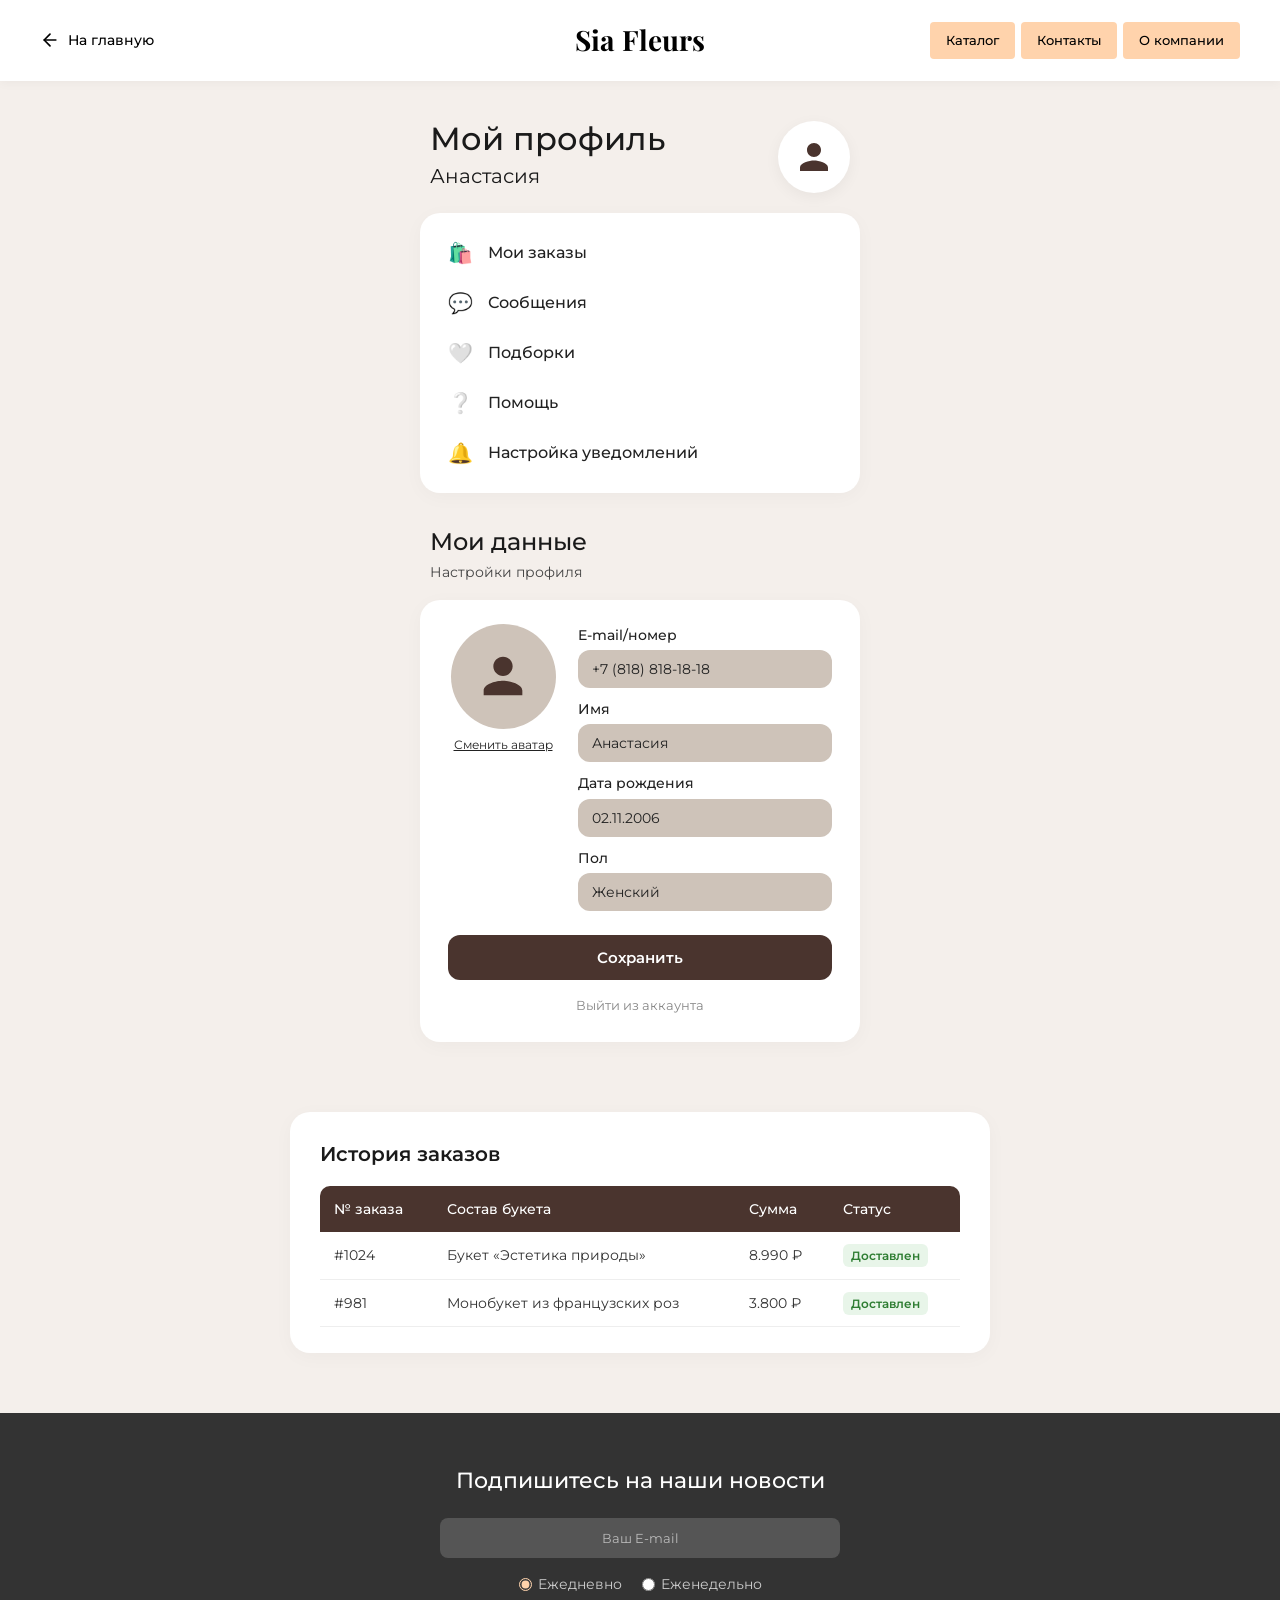
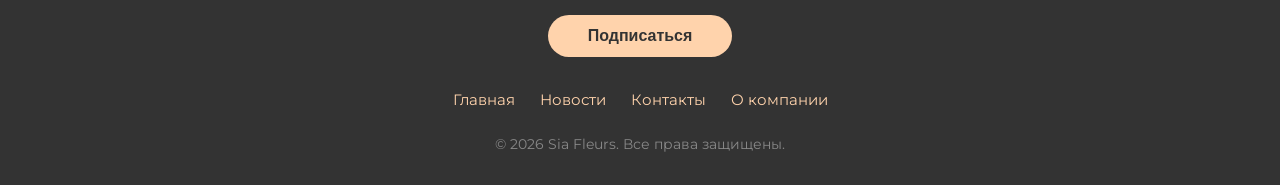
<file: account.html>
<!DOCTYPE html>
<html lang="ru">
<head>
    <meta charset="UTF-8">
    <meta name="viewport" content="width=device-width, initial-scale=1.0">
    <title>Мой профиль — Sia Fleurs</title>
    <link rel="preconnect" href="https://fonts.googleapis.com">
    <link rel="preconnect" href="https://fonts.gstatic.com" crossorigin>
    <link href="https://fonts.googleapis.com/css2?family=Montserrat:wght@400;500;600&family=Playfair+Display:wght@700&display=swap" rel="stylesheet">
    <style>
        * {
            margin: 0;
            padding: 0;
            box-sizing: border-box;
        }

        body {
            font-family: 'Montserrat', sans-serif;
            background-color: #F4EFEB;
            color: #000000;
            min-height: 100vh;
            display: flex;
            flex-direction: column;
            line-height: 1.6;
        }

        /* --- ХЕДЕР --- */
        header {
            display: grid;
            grid-template-columns: 1fr auto 1fr;
            align-items: center;
            padding: 18px 40px;
            background-color: #ffffff;
            box-shadow: 0 2px 10px rgba(0,0,0,0.04);
        }

        .back-btn {
            display: inline-flex;
            align-items: center;
            gap: 8px;
            text-decoration: none;
            color: #000;
            font-weight: 500;
            font-size: 14px;
            justify-self: start;
            transition: color 0.2s;
        }

        .back-btn:hover {
            color: #e09b5c;
        }

        .logo {
            font-family: 'Playfair Display', serif;
            font-size: 28px;
            font-weight: bold;
            justify-self: center;
            text-align: center;
        }

        .top-menu {
            justify-self: end;
        }

        .top-menu ul {
            list-style: none;
            display: flex;
            gap: 6px;
        }

        .top-menu a {
            display: block;
            padding: 8px 16px;
            text-decoration: none;
            color: #000;
            background-color: #FFD3AC;
            font-weight: 500;
            font-size: 13px;
            border-radius: 4px;
            transition: background-color 0.2s;
        }

        .top-menu a:hover {
            background-color: #f5bc87;
        }

        /* --- ОСНОВНАЯ ЧАСТЬ (ПО МАКЕТУ FIGMA) --- */
        main {
            flex: 1;
            padding: 40px 20px 60px;
            display: flex;
            flex-direction: column;
            align-items: center;
        }

        .profile-wrapper {
            width: 100%;
            max-width: 440px;
        }

        /* Верхняя плашка профиля */
        .profile-top-bar {
            display: flex;
            justify-content: space-between;
            align-items: center;
            margin-bottom: 20px;
            padding: 0 10px;
        }

        .profile-title-text h1 {
            font-size: 32px;
            font-weight: 500;
            line-height: 1.1;
            color: #1a1a1a;
        }

        .profile-title-text p {
            font-size: 20px;
            color: #1a1a1a;
            margin-top: 4px;
        }

        .top-user-avatar {
            width: 72px;
            height: 72px;
            background-color: #ffffff;
            border-radius: 50%;
            display: flex;
            align-items: center;
            justify-content: center;
            box-shadow: 0 4px 15px rgba(0,0,0,0.05);
        }

        .top-user-avatar svg {
            width: 42px;
            height: 42px;
            fill: #4A342E;
        }

        /* Белая карточка с меню */
        .card-box {
            background-color: #ffffff;
            border-radius: 20px;
            padding: 24px 28px;
            box-shadow: 0 4px 20px rgba(0,0,0,0.03);
            margin-bottom: 30px;
        }

        .menu-list {
            list-style: none;
        }

        .menu-list li {
            margin-bottom: 18px;
        }

        .menu-list li:last-child {
            margin-bottom: 0;
        }

        .menu-list a {
            display: flex;
            align-items: center;
            gap: 16px;
            text-decoration: none;
            color: #222222;
            font-size: 16px;
            font-weight: 500;
            transition: color 0.2s;
        }

        .menu-list a:hover {
            color: #4A342E;
        }

        .menu-icon {
            font-size: 20px;
            width: 24px;
            text-align: center;
        }

        /* Заголовок "Мои данные" */
        .section-header {
            margin-bottom: 16px;
            padding: 0 10px;
        }

        .section-header h2 {
            font-size: 24px;
            font-weight: 500;
            color: #1a1a1a;
        }

        .section-header p {
            font-size: 14px;
            color: #444;
        }

        /* Вторая карточка с настройками */
        .profile-form-grid {
            display: grid;
            grid-template-columns: 110px 1fr;
            gap: 20px;
            align-items: start;
        }

        .avatar-column {
            display: flex;
            flex-direction: column;
            align-items: center;
            text-align: center;
        }

        .big-avatar-circle {
            width: 105px;
            height: 105px;
            background-color: #CEC3B9;
            border-radius: 50%;
            display: flex;
            align-items: center;
            justify-content: center;
            margin-bottom: 8px;
        }

        .big-avatar-circle svg {
            width: 58px;
            height: 58px;
            fill: #4A342E;
        }

        .change-avatar-btn {
            background: none;
            border: none;
            font-family: inherit;
            font-size: 12px;
            color: #222;
            cursor: pointer;
            text-decoration: underline;
        }

        .inputs-column {
            display: flex;
            flex-direction: column;
            gap: 10px;
        }

        .input-group label {
            display: block;
            font-size: 14px;
            color: #222;
            margin-bottom: 4px;
            font-weight: 500;
        }

        .input-group input {
            width: 100%;
            background-color: #CEC3B9;
            border: none;
            border-radius: 12px;
            padding: 10px 14px;
            font-family: inherit;
            font-size: 14px;
            color: #222;
            outline: none;
        }

        .btn-save-profile {
            width: 100%;
            background-color: #4A342E;
            color: #ffffff;
            border: none;
            border-radius: 12px;
            padding: 13px;
            font-family: inherit;
            font-size: 15px;
            font-weight: 600;
            cursor: pointer;
            margin-top: 24px;
            transition: background-color 0.2s;
        }

        .btn-save-profile:hover {
            background-color: #382621;
        }

        .logout-link-box {
            text-align: center;
            margin-top: 12px;
        }

        .logout-link-box a {
            color: #888;
            font-size: 13px;
            text-decoration: none;
            transition: color 0.2s;
        }

        .logout-link-box a:hover {
            color: #4A342E;
            text-decoration: underline;
        }

        /* --- ТАБЛИЦА ИСТОРИИ ЗАКАЗОВ (АККУРАТНАЯ) --- */
        .orders-section {
            width: 100%;
            max-width: 700px;
            margin-top: 40px;
            background-color: #ffffff;
            border-radius: 20px;
            padding: 26px 30px;
            box-shadow: 0 4px 20px rgba(0,0,0,0.03);
        }

        .orders-section h3 {
            font-size: 20px;
            margin-bottom: 16px;
            color: #1a1a1a;
            font-weight: 600;
        }

        .table-responsive {
            overflow-x: auto;
        }

        .orders-table {
            width: 100%;
            border-collapse: collapse;
            font-size: 14px;
            text-align: left;
        }

        .orders-table th {
            background-color: #4A342E;
            color: #ffffff;
            padding: 12px 14px;
            font-weight: 500;
        }

        .orders-table th:first-child {
            border-top-left-radius: 10px;
        }

        .orders-table th:last-child {
            border-top-right-radius: 10px;
        }

        .orders-table td {
            padding: 12px 14px;
            border-bottom: 1px solid #eee;
            color: #333;
        }

        .status-badge {
            background-color: #e8f5e9;
            color: #2e7d32;
            padding: 4px 8px;
            border-radius: 6px;
            font-weight: 600;
            font-size: 12px;
        }

        /* --- ПОДВАЛ (ФИКСИРОВАННЫЙ СТИЛЬ) --- */
        .site-footer {
            background-color: #333333;
            color: #ffffff;
            padding: 50px 20px 30px;
            text-align: center;
            margin-top: auto;
            width: 100%;
        }

        .footer-subscribe h3 {
            font-size: 22px;
            margin-bottom: 20px;
            color: #ffffff;
            font-weight: 500;
        }

        .subscribe-form {
            max-width: 400px;
            margin: 0 auto;
        }

        .subscribe-form input[type="email"] {
            width: 100%;
            padding: 12px;
            border-radius: 8px;
            border: none;
            background-color: #555555;
            color: #ffffff;
            margin-bottom: 15px;
            text-align: center;
            outline: none;
            font-family: inherit;
        }

        .subscribe-form input[type="email"]::placeholder {
            color: #bbbbbb;
        }

        .footer-radio-group {
            display: flex;
            justify-content: center;
            gap: 20px;
            margin-bottom: 20px;
        }

        .footer-radio-option {
            display: flex;
            align-items: center;
            gap: 6px;
            cursor: pointer;
            font-size: 14px;
            color: #cccccc;
        }

        .footer-radio-option input {
            accent-color: #FFD3AC;
        }

        .btn-subscribe {
            background-color: #FFD3AC;
            color: #333333;
            border: none;
            padding: 12px 40px;
            border-radius: 25px;
            font-size: 16px;
            font-weight: bold;
            cursor: pointer;
            transition: 0.3s;
            margin-bottom: 30px;
        }

        .btn-subscribe:hover {
            background-color: #f5bc87;
        }

        .footer-menu ul {
            list-style: none;
            padding: 0;
            display: flex;
            justify-content: center;
            gap: 25px;
            margin-bottom: 20px;
            flex-wrap: wrap;
        }

        .footer-menu a {
            color: #FFD3AC;
            text-decoration: none;
            font-size: 15px;
            transition: color 0.3s;
        }

        .footer-menu a:hover {
            color: #ffffff;
        }

        .copyright {
            font-size: 14px;
            color: #888888;
        }

        @media (max-width: 600px) {
            header {
                grid-template-columns: 1fr;
                gap: 12px;
                padding: 15px;
            }
            .back-btn, .top-menu {
                justify-self: center;
            }
            .profile-form-grid {
                grid-template-columns: 1fr;
                justify-items: center;
            }
        }
    </style>
</head>
<body>

    <!-- Шапка сайта -->
    <header>
        <a href="index.html" class="back-btn">
            <svg width="20" height="20" viewBox="0 0 24 24" fill="none" stroke="currentColor" stroke-width="2" stroke-linecap="round" stroke-linejoin="round">
                <line x1="19" y1="12" x2="5" y2="12"></line>
                <polyline points="12 19 5 12 12 5"></polyline>
            </svg>
            <span>На главную</span>
        </a>

        <div class="logo">Sia Fleurs</div>

        <nav class="top-menu">
            <ul>
                <li><a href="product.html">Каталог</a></li>
                <li><a href="index.html#contact">Контакты</a></li>
                <li><a href="index.html#about">О компании</a></li>
            </ul>
        </nav>
    </header>

    <!-- Основной контент страницы профиля -->
    <main>
        <div class="profile-wrapper">
            
            <!-- Шапка профиля с именем и аватаркой -->
            <div class="profile-top-bar">
                <div class="profile-title-text">
                    <h1>Мой профиль</h1>
                    <p>Анастасия</p>
                </div>
                <div class="top-user-avatar">
                    <svg viewBox="0 0 24 24">
                        <path d="M12 12c2.21 0 4-1.79 4-4s-1.79-4-4-4-4 1.79-4 4 1.79 4 4 4zm0 2c-2.67 0-8 1.34-8 4v2h16v-2c0-2.66-5.33-4-8-4z"/>
                    </svg>
                </div>
            </div>

            <!-- Верхняя карточка со ссылками -->
            <div class="card-box">
                <ul class="menu-list">
                    <li><a href="#orders"><span class="menu-icon">🛍️</span> Мои заказы</a></li>
                    <li><a href="#messages"><span class="menu-icon">💬</span> Сообщения</a></li>
                    <li><a href="#favorites"><span class="menu-icon">🤍</span> Подборки</a></li>
                    <li><a href="#help"><span class="menu-icon">❔</span> Помощь</a></li>
                    <li><a href="#notifications"><span class="menu-icon">🔔</span> Настройка уведомлений</a></li>
                </ul>
            </div>

            <!-- Заголовок "Мои данные" -->
            <div class="section-header">
                <h2>Мои данные</h2>
                <p>Настройки профиля</p>
            </div>

            <!-- Нижняя карточка с полями редактирования -->
            <div class="card-box">
                <form action="#" method="POST">
                    <div class="profile-form-grid">
                        <div class="avatar-column">
                            <div class="big-avatar-circle">
                                <svg viewBox="0 0 24 24">
                                    <path d="M12 12c2.21 0 4-1.79 4-4s-1.79-4-4-4-4 1.79-4 4 1.79 4 4 4zm0 2c-2.67 0-8 1.34-8 4v2h16v-2c0-2.66-5.33-4-8-4z"/>
                                </svg>
                            </div>
                            <button type="button" class="change-avatar-btn">Сменить аватар</button>
                        </div>

                        <div class="inputs-column">
                            <div class="input-group">
                                <label for="acc-phone">E-mail/номер</label>
                                <input type="text" id="acc-phone" value="+7 (818) 818-18-18">
                            </div>

                            <div class="input-group">
                                <label for="acc-name">Имя</label>
                                <input type="text" id="acc-name" value="Анастасия">
                            </div>

                            <div class="input-group">
                                <label for="acc-birth">Дата рождения</label>
                                <input type="text" id="acc-birth" value="02.11.2006">
                            </div>

                            <div class="input-group">
                                <label for="acc-gender">Пол</label>
                                <input type="text" id="acc-gender" value="Женский">
                            </div>
                        </div>
                    </div>

                    <button type="submit" class="btn-save-profile">Сохранить</button>
                </form>

                <div class="logout-link-box">
                    <a href="index.html">Выйти из аккаунта</a>
                </div>
            </div>

        </div>

        <!-- Таблица истории заказов -->
        <section id="orders" class="orders-section">
            <h3>История заказов</h3>
            <div class="table-responsive">
                <table class="orders-table">
                    <thead>
                        <tr>
                            <th>№ заказа</th>
                            <th>Состав букета</th>
                            <th>Сумма</th>
                            <th>Статус</th>
                        </tr>
                    </thead>
                    <tbody>
                        <tr>
                            <td>#1024</td>
                            <td>Букет «Эстетика природы»</td>
                            <td>8.990 ₽</td>
                            <td><span class="status-badge">Доставлен</span></td>
                        </tr>
                        <tr>
                            <td>#981</td>
                            <td>Монобукет из французских роз</td>
                            <td>3.800 ₽</td>
                            <td><span class="status-badge">Доставлен</span></td>
                        </tr>
                    </tbody>
                </table>
            </div>
        </section>
    </main>

    <!-- Подвал (Footer) -->
    <footer class="site-footer">
        <div class="footer-subscribe">
            <h3>Подпишитесь на наши новости</h3>
            <form class="subscribe-form" action="#" method="POST">
                <input type="email" placeholder="Ваш E-mail" required>
                <div class="footer-radio-group">
                    <label class="footer-radio-option">
                        <input type="radio" name="sub_freq" value="daily" checked> Ежедневно
                    </label>
                    <label class="footer-radio-option">
                        <input type="radio" name="sub_freq" value="weekly"> Еженедельно
                    </label>
                </div>
                <button type="submit" class="btn-subscribe">Подписаться</button>
            </form>
        </div>

        <nav class="footer-menu">
            <ul>
                <li><a href="index.html">Главная</a></li>
                <li><a href="index.html#gallery">Новости</a></li>
                <li><a href="index.html#contact">Контакты</a></li>
                <li><a href="index.html#about">О компании</a></li>
            </ul>
        </nav>

        <p class="copyright">&copy; 2026 Sia Fleurs. Все права защищены.</p>
    </footer>

</body>
</html>
</file>
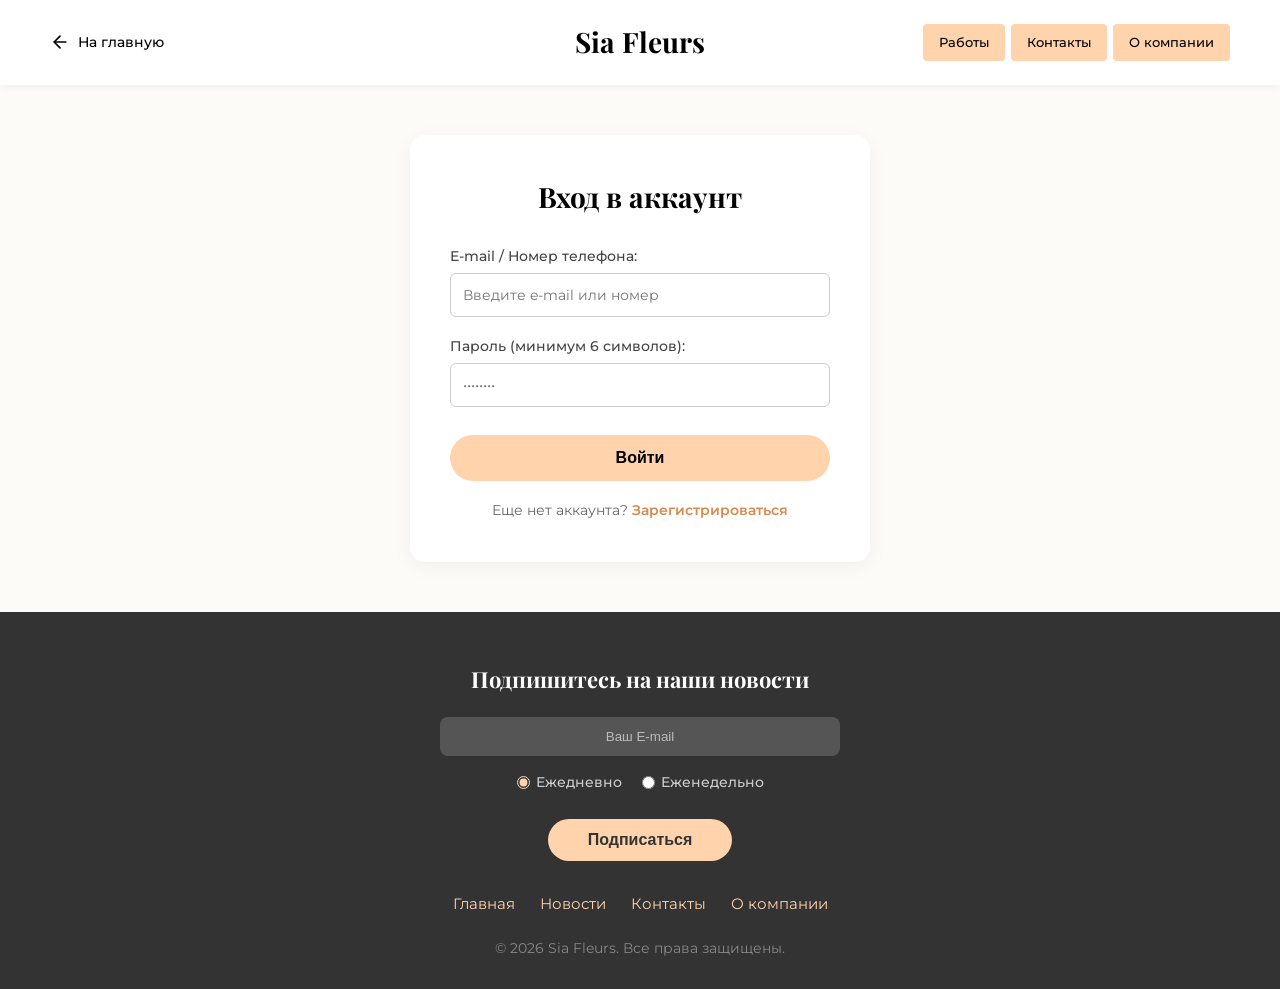
<file: authorization.html>
<!DOCTYPE html>
<html lang="ru">
<head>
    <meta charset="UTF-8">
    <meta name="viewport" content="width=device-width, initial-scale=1.0">
    <title>Вход в аккаунт — Sia Fleurs</title>
    <link rel="preconnect" href="https://fonts.googleapis.com">
    <link rel="preconnect" href="https://fonts.gstatic.com" crossorigin>
    <link href="https://fonts.googleapis.com/css2?family=Montserrat:wght@400;500;600&family=Playfair+Display:wght@700&display=swap" rel="stylesheet">
    <style>
        * {
            margin: 0;
            padding: 0;
            box-sizing: border-box;
        }

        body {
            font-family: 'Montserrat', sans-serif;
            background-color: #FDFBF7;
            color: #000000;
            min-height: 100vh;
            display: flex;
            flex-direction: column;
            line-height: 1.6;
        }

        h1, h2, h3 {
            font-family: 'Playfair Display', serif;
            font-weight: 700;
        }

        /* --- ХЕДЕР --- */
        header {
            display: grid;
            grid-template-columns: 1fr auto 1fr;
            align-items: center;
            padding: 20px 50px;
            background-color: #ffffff;
            box-shadow: 0 2px 10px rgba(0,0,0,0.05);
        }

        .back-btn {
            display: inline-flex;
            align-items: center;
            gap: 8px;
            text-decoration: none;
            color: #000000;
            font-weight: 500;
            font-size: 14px;
            justify-self: start;
            transition: color 0.2s;
        }

        .back-btn:hover {
            color: #e09b5c;
        }

        .back-btn svg {
            transition: transform 0.2s;
        }

        .back-btn:hover svg {
            transform: translateX(-3px);
        }

        .logo {
            font-family: 'Playfair Display', serif;
            font-size: 28px;
            font-weight: bold;
            justify-self: center;
            text-align: center;
        }

        .top-menu {
            justify-self: end;
        }

        .top-menu ul {
            list-style: none;
            padding: 0;
            margin: 0;
            display: flex;
            gap: 6px;
        }

        .top-menu a {
            display: block;
            padding: 8px 16px;
            text-decoration: none;
            color: #000;
            background-color: #FFD3AC;
            font-weight: 500;
            font-size: 13px;
            border-radius: 4px;
            transition: background-color 0.3s;
        }

        .top-menu a:hover {
            background-color: #f5bc87;
        }

        main {
            flex: 1;
            display: flex;
            justify-content: center;
            align-items: center;
            padding: 50px 20px;
        }

        .form-card {
            background: #ffffff;
            width: 100%;
            max-width: 460px;
            padding: 40px;
            border-radius: 15px;
            box-shadow: 0 4px 20px rgba(0,0,0,0.05);
            text-align: left;
        }

        .form-card h2 {
            font-size: 28px;
            text-align: center;
            margin-bottom: 25px;
        }

        label {
            display: block;
            margin-bottom: 6px;
            font-weight: 500;
            font-size: 14px;
            color: #444444;
        }

        input[type="text"],
        input[type="password"] {
            width: 100%;
            padding: 12px;
            margin-bottom: 18px;
            border: 1px solid #ccc;
            border-radius: 6px;
            font-family: 'Montserrat', sans-serif;
            font-size: 14px;
            outline: none;
            transition: border-color 0.2s;
        }

        input[type="text"]:focus,
        input[type="password"]:focus {
            border-color: #e09b5c;
        }

        .btn-main {
            display: block;
            width: 100%;
            background-color: #FFD3AC;
            color: #000;
            padding: 14px;
            text-decoration: none;
            border-radius: 30px;
            font-weight: bold;
            border: none;
            cursor: pointer;
            text-align: center;
            font-size: 16px;
            margin-top: 10px;
            transition: background-color 0.3s;
        }

        .btn-main:hover {
            background-color: #f5bc87;
        }

        .switch-link {
            text-align: center;
            margin-top: 18px;
            font-size: 14px;
            color: #666666;
        }

        .switch-link a {
            color: #d88a4e;
            text-decoration: none;
            font-weight: 600;
        }

        .switch-link a:hover {
            text-decoration: underline;
        }

        /* --- ПОДВАЛ --- */
        .site-footer {
            background-color: #333333;
            color: #fff;
            padding: 50px 20px 30px;
            text-align: center;
            margin-top: auto;
        }

        .footer-subscribe h3 {
            font-size: 22px;
            margin-bottom: 20px;
            color: #fff;
        }

        .subscribe-form {
            max-width: 400px;
            margin: 0 auto;
        }

        .subscribe-form input[type="email"] {
            width: 100%;
            padding: 12px;
            border-radius: 8px;
            border: none;
            background-color: #555;
            color: #fff;
            margin-bottom: 15px;
            text-align: center;
            outline: none;
        }

        .subscribe-form input[type="email"]::placeholder {
            color: #bbb;
        }

        .footer-radio-group {
            display: flex;
            justify-content: center;
            gap: 20px;
            margin-bottom: 20px;
        }

        .footer-radio-option {
            display: flex;
            align-items: center;
            gap: 6px;
            cursor: pointer;
            font-size: 14px;
            color: #ccc;
        }

        .footer-radio-option input {
            accent-color: #FFD3AC;
        }

        .btn-subscribe {
            background-color: #FFD3AC;
            color: #333;
            border: none;
            padding: 12px 40px;
            border-radius: 25px;
            font-size: 16px;
            font-weight: bold;
            cursor: pointer;
            transition: 0.3s;
            margin-bottom: 30px;
        }

        .btn-subscribe:hover {
            background-color: #f5bc87;
        }

        .footer-menu ul {
            list-style: none;
            padding: 0;
            display: flex;
            justify-content: center;
            gap: 25px;
            margin-bottom: 20px;
        }

        .footer-menu a {
            color: #FFD3AC;
            text-decoration: none;
            font-size: 15px;
            transition: color 0.3s;
        }

        .footer-menu a:hover {
            color: #ffffff;
        }

        .copyright {
            font-size: 14px;
            color: #888;
        }

        @media (max-width: 768px) {
            header {
                grid-template-columns: 1fr;
                gap: 15px;
                text-align: center;
                padding: 15px 20px;
            }
            .back-btn, .top-menu {
                justify-self: center;
            }
        }
    </style>
</head>
<body>

    <header>
        <a href="index.html" class="back-btn">
            <svg width="20" height="20" viewBox="0 0 24 24" fill="none" stroke="currentColor" stroke-width="2" stroke-linecap="round" stroke-linejoin="round">
                <line x1="19" y1="12" x2="5" y2="12"></line>
                <polyline points="12 19 5 12 12 5"></polyline>
            </svg>
            <span>На главную</span>
        </a>

        <div class="logo">Sia Fleurs</div>

        <nav class="top-menu">
            <ul>
                <li><a href="index.html#gallery">Работы</a></li>
                <li><a href="index.html#contact">Контакты</a></li>
                <li><a href="index.html#about">О компании</a></li>
            </ul>
        </nav>
    </header>

    <main>
        <div class="form-card">
            <h2>Вход в аккаунт</h2>
            <form action="account.html" method="POST">
                <label for="auth-login">E-mail / Номер телефона:</label>
                <input type="text" id="auth-login" name="login" placeholder="Введите e-mail или номер" required>

                <label for="auth-pass">Пароль (минимум 6 символов):</label>
                <input type="password" id="auth-pass" name="password" minlength="6" placeholder="••••••••" required>

                <button type="submit" class="btn-main">Войти</button>

                <p class="switch-link">
                    Еще нет аккаунта? <a href="registration.html">Зарегистрироваться</a>
                </p>
            </form>
        </div>
    </main>

    <footer class="site-footer">
        <div class="footer-subscribe">
            <h3>Подпишитесь на наши новости</h3>
            <form class="subscribe-form" action="#" method="POST">
                <input type="email" placeholder="Ваш E-mail" required>
                <div class="footer-radio-group">
                    <label class="footer-radio-option">
                        <input type="radio" name="sub_freq" value="daily" checked> Ежедневно
                    </label>
                    <label class="footer-radio-option">
                        <input type="radio" name="sub_freq" value="weekly"> Еженедельно
                    </label>
                </div>
                <button type="submit" class="btn-subscribe">Подписаться</button>
            </form>
        </div>

        <nav class="footer-menu">
            <ul>
                <li><a href="index.html">Главная</a></li>
                <li><a href="index.html#gallery">Новости</a></li>
                <li><a href="index.html#contact">Контакты</a></li>
                <li><a href="index.html#about">О компании</a></li>
            </ul>
        </nav>

        <p class="copyright">&copy; 2026 Sia Fleurs. Все права защищены.</p>
    </footer>

</body>
</html>
</file>
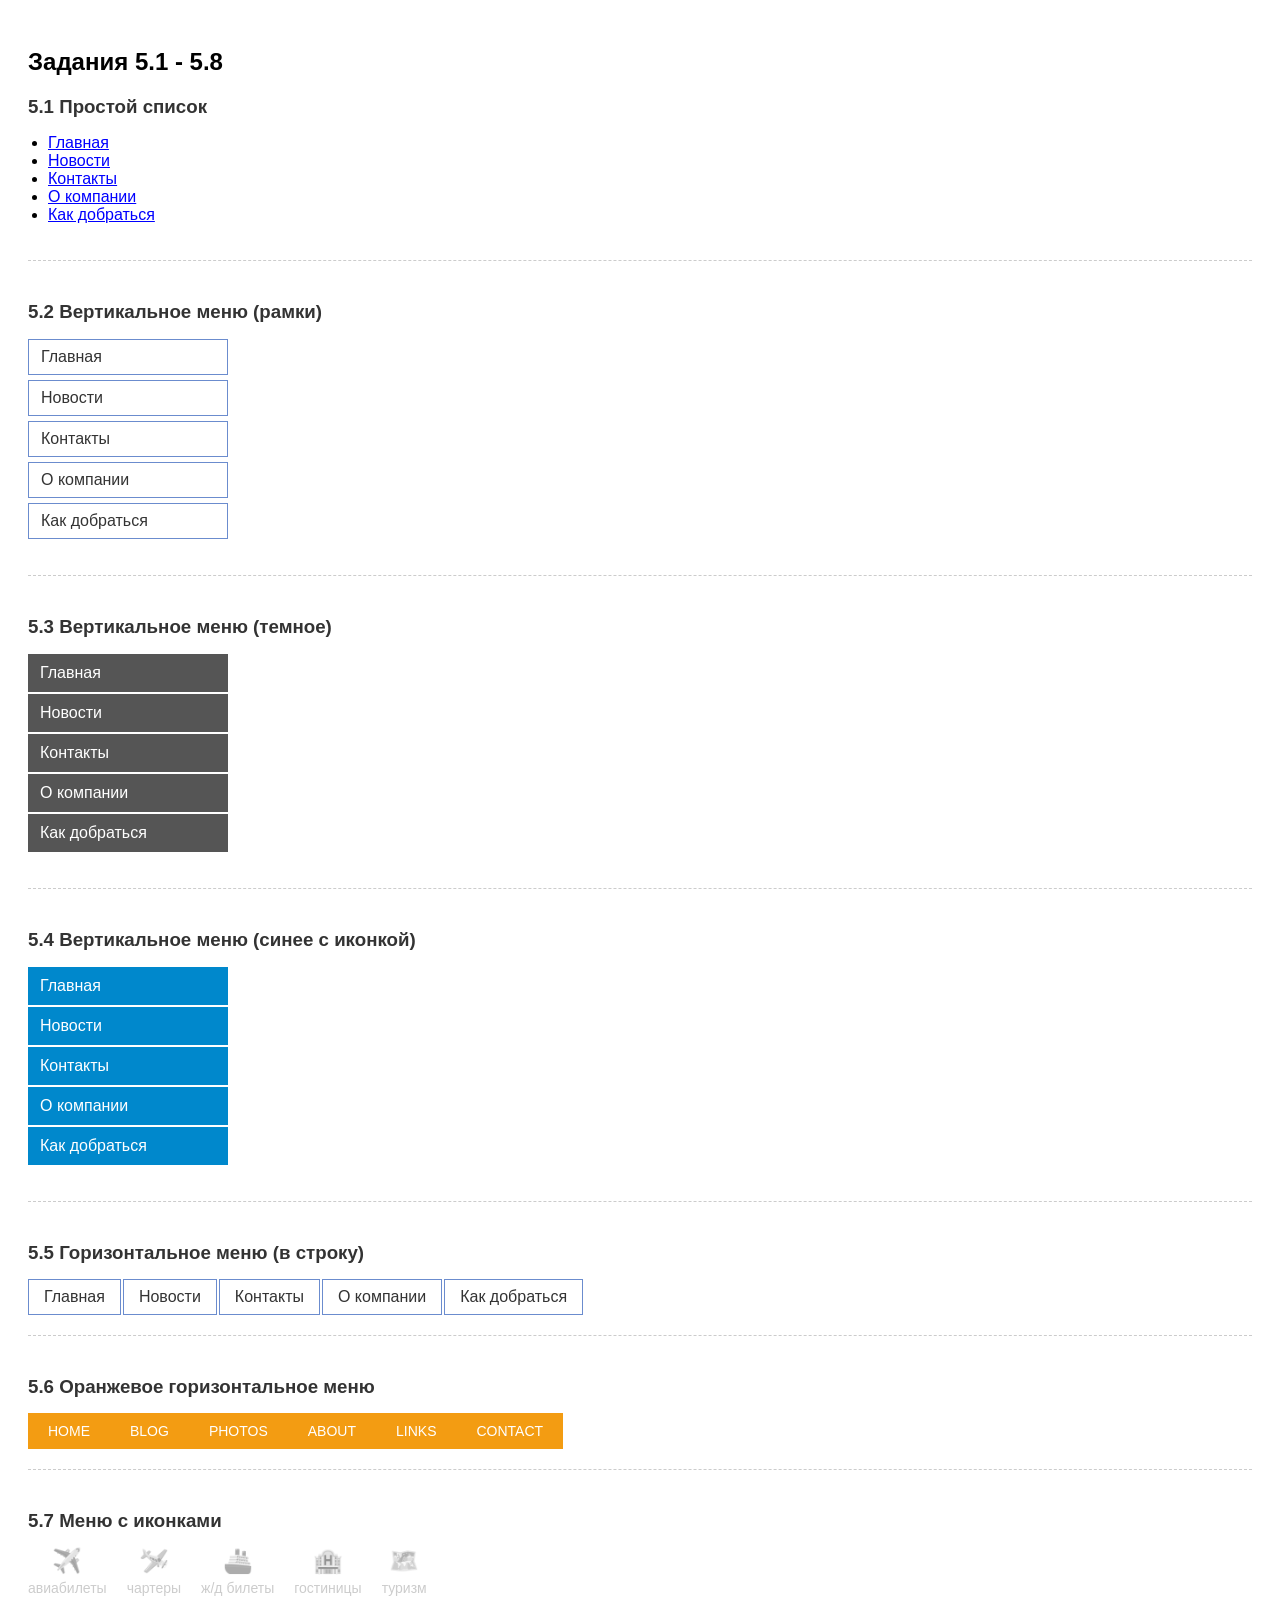
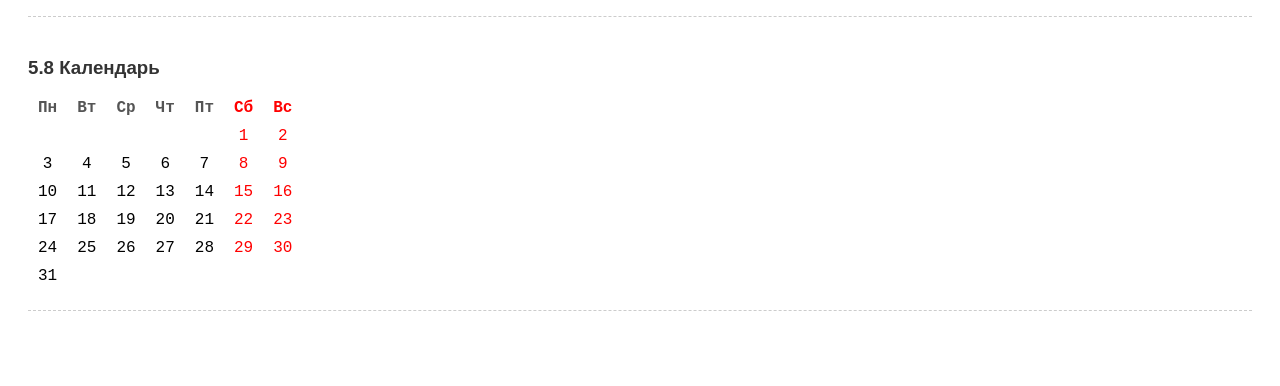
<file: menu.html>
<!DOCTYPE html>
<html lang="ru">
<head>
    <meta charset="UTF-8">
    <title>Практика: Меню навигации</title>
    <link rel="stylesheet" href="menu.css">
</head>
<body>

    <h2>Задания 5.1 - 5.8</h2>

    <section>
        <h3>5.1 Простой список</h3>
        <nav class="menu-5-1">
            <ul>
                <li><a href="#">Главная</a></li>
                <li><a href="#">Новости</a></li>
                <li><a href="#">Контакты</a></li>
                <li><a href="#">О компании</a></li>
                <li><a href="#">Как добраться</a></li>
            </ul>
        </nav>
    </section>

    <section>
        <h3>5.2 Вертикальное меню (рамки)</h3>
        <nav class="menu-5-2">
            <ul>
                <li><a href="#">Главная</a></li>
                <li><a href="#">Новости</a></li>
                <li><a href="#">Контакты</a></li>
                <li><a href="#">О компании</a></li>
                <li><a href="#">Как добраться</a></li>
            </ul>
        </nav>
    </section>

    <section>
        <h3>5.3 Вертикальное меню (темное)</h3>
        <nav class="menu-5-3">
            <ul>
                <li><a href="#">Главная</a></li>
                <li><a href="#">Новости</a></li>
                <li><a href="#">Контакты</a></li>
                <li><a href="#">О компании</a></li>
                <li><a href="#">Как добраться</a></li>
            </ul>
        </nav>
    </section>

    <section>
        <h3>5.4 Вертикальное меню (синее с иконкой)</h3>
        <nav class="menu-5-4">
            <ul>
                <li><a href="#">Главная</a></li>
                <li><a href="#">Новости</a></li>
                <li><a href="#">Контакты</a></li>
                <li><a href="#">О компании</a></li>
                <li><a href="#">Как добраться</a></li>
            </ul>
        </nav>
    </section>

    <section>
        <h3>5.5 Горизонтальное меню (в строку)</h3>
        <nav class="menu-5-5">
            <ul>
                <li><a href="#">Главная</a></li>
                <li><a href="#">Новости</a></li>
                <li><a href="#">Контакты</a></li>
                <li><a href="#">О компании</a></li>
                <li><a href="#">Как добраться</a></li>
            </ul>
        </nav>
    </section>

    <section>
        <h3>5.6 Оранжевое горизонтальное меню</h3>
        <nav class="menu-5-6">
            <ul>
                <li><a href="#">Home</a></li>
                <li><a href="#">Blog</a></li>
                <li><a href="#">Photos</a></li>
                <li><a href="#">About</a></li>
                <li><a href="#">Links</a></li>
                <li><a href="#">Contact</a></li>
            </ul>
        </nav>
    </section>

    <section>
        <h3>5.7 Меню с иконками</h3>
        <nav class="menu-5-7">
            <ul>
                <li><a href="#"><span class="icon">✈️</span> авиабилеты</a></li>
                <li><a href="#"><span class="icon">🛩️</span> чартеры</a></li>
                <li><a href="#"><span class="icon">🚢</span> ж/д билеты</a></li>
                <li><a href="#"><span class="icon">🏨</span> гостиницы</a></li>
                <li><a href="#"><span class="icon">🗺️</span> туризм</a></li>
            </ul>
        </nav>
    </section>

    <section>
        <h3>5.8 Календарь</h3>
        <table class="calendar">
            <tr>
                <th>Пн</th><th>Вт</th><th>Ср</th><th>Чт</th><th>Пт</th><th class="weekend">Сб</th><th class="weekend">Вс</th>
            </tr>
            <tr>
                <td></td><td></td><td></td><td></td><td></td><td class="weekend">1</td><td class="weekend">2</td>
            </tr>
            <tr>
                <td>3</td><td>4</td><td>5</td><td>6</td><td>7</td><td class="weekend">8</td><td class="weekend">9</td>
            </tr>
            <tr>
                <td>10</td><td>11</td><td>12</td><td>13</td><td>14</td><td class="weekend">15</td><td class="weekend">16</td>
            </tr>
            <tr>
                <td>17</td><td>18</td><td>19</td><td>20</td><td>21</td><td class="weekend">22</td><td class="weekend">23</td>
            </tr>
            <tr>
                <td>24</td><td>25</td><td>26</td><td>27</td><td>28</td><td class="weekend">29</td><td class="weekend">30</td>
            </tr>
            <tr>
                <td>31</td><td></td><td></td><td></td><td></td><td></td><td></td>
            </tr>
        </table>
    </section>

</body>
</html>
</file>
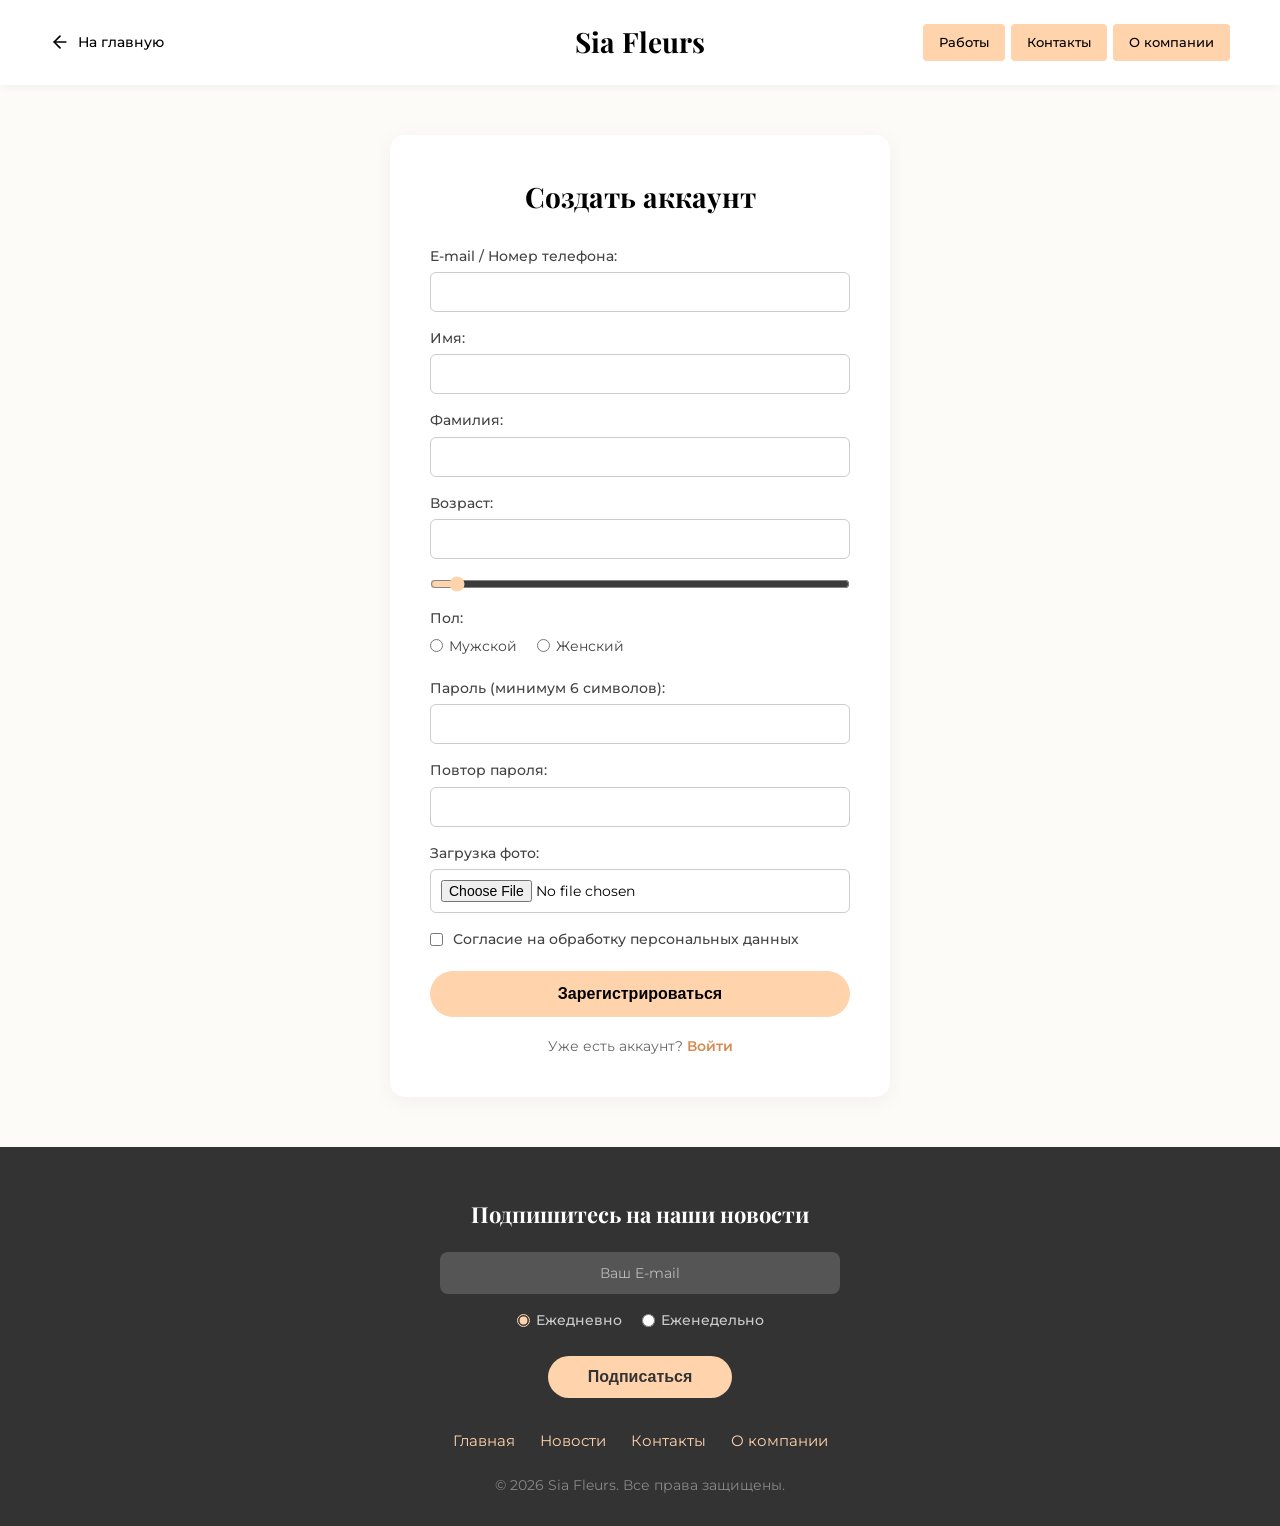
<file: registration.html>
<!DOCTYPE html>
<html lang="ru">
<head>
    <meta charset="UTF-8">
    <meta name="viewport" content="width=device-width, initial-scale=1.0">
    <title>Регистрация — Sia Fleurs</title>
    <link rel="preconnect" href="https://fonts.googleapis.com">
    <link rel="preconnect" href="https://fonts.gstatic.com" crossorigin>
    <link href="https://fonts.googleapis.com/css2?family=Montserrat:wght@400;500;600&family=Playfair+Display:wght@700&display=swap" rel="stylesheet">
    <style>
        * {
            margin: 0;
            padding: 0;
            box-sizing: border-box;
        }

        body {
            font-family: 'Montserrat', sans-serif;
            background-color: #FDFBF7;
            color: #000000;
            min-height: 100vh;
            display: flex;
            flex-direction: column;
            line-height: 1.6;
        }

        h1, h2, h3 {
            font-family: 'Playfair Display', serif;
            font-weight: 700;
        }

        /* --- ХЕДЕР --- */
        header {
            display: grid;
            grid-template-columns: 1fr auto 1fr;
            align-items: center;
            padding: 20px 50px;
            background-color: #ffffff;
            box-shadow: 0 2px 10px rgba(0,0,0,0.05);
        }

        .back-btn {
            display: inline-flex;
            align-items: center;
            gap: 8px;
            text-decoration: none;
            color: #000000;
            font-weight: 500;
            font-size: 14px;
            justify-self: start;
            transition: color 0.2s;
        }

        .back-btn:hover {
            color: #e09b5c;
        }

        .back-btn svg {
            transition: transform 0.2s;
        }

        .back-btn:hover svg {
            transform: translateX(-3px);
        }

        .logo {
            font-family: 'Playfair Display', serif;
            font-size: 28px;
            font-weight: bold;
            justify-self: center;
            text-align: center;
        }

        .top-menu {
            justify-self: end;
        }

        .top-menu ul {
            list-style: none;
            padding: 0;
            margin: 0;
            display: flex;
            gap: 6px;
        }

        .top-menu a {
            display: block;
            padding: 8px 16px;
            text-decoration: none;
            color: #000;
            background-color: #FFD3AC;
            font-weight: 500;
            font-size: 13px;
            border-radius: 4px;
            transition: background-color 0.3s;
        }

        .top-menu a:hover {
            background-color: #f5bc87;
        }

        /* --- ОСНОВНАЯ ЧАСТЬ С ФОРМОЙ --- */
        main {
            flex: 1;
            display: flex;
            justify-content: center;
            align-items: center;
            padding: 50px 20px;
        }

        .form-card {
            background: #ffffff;
            width: 100%;
            max-width: 500px;
            padding: 40px;
            border-radius: 15px;
            box-shadow: 0 4px 20px rgba(0,0,0,0.05);
            text-align: left;
        }

        .form-card h2 {
            font-size: 28px;
            text-align: center;
            margin-bottom: 25px;
        }

        label {
            display: block;
            margin-bottom: 5px;
            font-weight: 500;
            font-size: 14px;
            color: #444444;
        }

        input[type="text"],
        input[type="email"],
        input[type="password"],
        input[type="number"],
        input[type="file"] {
            width: 100%;
            padding: 10px;
            margin-bottom: 15px;
            border: 1px solid #ccc;
            border-radius: 6px;
            font-family: 'Montserrat', sans-serif;
            font-size: 14px;
            outline: none;
            transition: border-color 0.2s;
        }

        input:focus {
            border-color: #e09b5c;
        }

        input[type="range"] {
            width: 100%;
            margin-bottom: 15px;
            accent-color: #FFD3AC;
        }

        .gender-group {
            display: flex;
            gap: 20px;
            margin-bottom: 15px;
        }

        .gender-option {
            display: flex;
            align-items: center;
            gap: 6px;
            cursor: pointer;
            font-weight: normal;
        }

        .checkbox-row {
            display: flex;
            align-items: center;
            gap: 10px;
            margin-bottom: 20px;
        }

        .checkbox-row input {
            width: auto;
            margin: 0;
            accent-color: #FFD3AC;
        }

        .checkbox-row label {
            margin: 0;
            cursor: pointer;
        }

        .btn-main {
            display: block;
            width: 100%;
            background-color: #FFD3AC;
            color: #000;
            padding: 14px;
            text-decoration: none;
            border-radius: 30px;
            font-weight: bold;
            border: none;
            cursor: pointer;
            text-align: center;
            font-size: 16px;
            transition: background-color 0.3s;
        }

        .btn-main:hover {
            background-color: #f5bc87;
        }

        .switch-link {
            text-align: center;
            margin-top: 18px;
            font-size: 14px;
            color: #666666;
        }

        .switch-link a {
            color: #d88a4e;
            text-decoration: none;
            font-weight: 600;
        }

        .switch-link a:hover {
            text-decoration: underline;
        }

        /* --- ПОДВАЛ --- */
        .site-footer {
            background-color: #333333;
            color: #fff;
            padding: 50px 20px 30px;
            text-align: center;
            margin-top: auto;
        }

        .footer-subscribe h3 {
            font-size: 22px;
            margin-bottom: 20px;
            color: #fff;
        }

        .subscribe-form {
            max-width: 400px;
            margin: 0 auto;
        }

        .subscribe-form input[type="email"] {
            width: 100%;
            padding: 12px;
            border-radius: 8px;
            border: none;
            background-color: #555;
            color: #fff;
            margin-bottom: 15px;
            text-align: center;
            outline: none;
        }

        .subscribe-form input[type="email"]::placeholder {
            color: #bbb;
        }

        .footer-radio-group {
            display: flex;
            justify-content: center;
            gap: 20px;
            margin-bottom: 20px;
        }

        .footer-radio-option {
            display: flex;
            align-items: center;
            gap: 6px;
            cursor: pointer;
            font-size: 14px;
            color: #ccc;
        }

        .footer-radio-option input {
            accent-color: #FFD3AC;
        }

        .btn-subscribe {
            background-color: #FFD3AC;
            color: #333;
            border: none;
            padding: 12px 40px;
            border-radius: 25px;
            font-size: 16px;
            font-weight: bold;
            cursor: pointer;
            transition: 0.3s;
            margin-bottom: 30px;
        }

        .btn-subscribe:hover {
            background-color: #f5bc87;
        }

        .footer-menu ul {
            list-style: none;
            padding: 0;
            display: flex;
            justify-content: center;
            gap: 25px;
            margin-bottom: 20px;
        }

        .footer-menu a {
            color: #FFD3AC;
            text-decoration: none;
            font-size: 15px;
            transition: color 0.3s;
        }

        .footer-menu a:hover {
            color: #ffffff;
        }

        .copyright {
            font-size: 14px;
            color: #888;
        }

        @media (max-width: 768px) {
            header {
                grid-template-columns: 1fr;
                gap: 15px;
                text-align: center;
                padding: 15px 20px;
            }
            .back-btn, .top-menu {
                justify-self: center;
            }
        }
    </style>
</head>
<body>

    <header>
        <a href="index.html" class="back-btn">
            <svg width="20" height="20" viewBox="0 0 24 24" fill="none" stroke="currentColor" stroke-width="2" stroke-linecap="round" stroke-linejoin="round">
                <line x1="19" y1="12" x2="5" y2="12"></line>
                <polyline points="12 19 5 12 12 5"></polyline>
            </svg>
            <span>На главную</span>
        </a>

        <div class="logo">Sia Fleurs</div>

        <nav class="top-menu">
            <ul>
                <li><a href="index.html#gallery">Работы</a></li>
                <li><a href="index.html#contact">Контакты</a></li>
                <li><a href="index.html#about">О компании</a></li>
            </ul>
        </nav>
    </header>

    <main>
        <div class="form-card">
            <h2>Создать аккаунт</h2>
            <form action="account.html" method="POST" enctype="multipart/form-data">
                <label for="reg-login">E-mail / Номер телефона:</label>
                <input type="text" id="reg-login" name="login" required>

                <label for="reg-name">Имя:</label>
                <input type="text" id="reg-name" name="name" required>

                <label for="reg-surname">Фамилия:</label>
                <input type="text" id="reg-surname" name="surname" required>

                <label for="reg-age">Возраст:</label>
                <input type="number" id="reg-age" name="age" min="14" max="100" required>
                <input type="range" id="reg-age-range" min="14" max="100" value="18" oninput="document.getElementById('reg-age').value = this.value">

                <label>Пол:</label>
                <div class="gender-group">
                    <label class="gender-option">
                        <input type="radio" name="gender" value="male" required> Мужской
                    </label>
                    <label class="gender-option">
                        <input type="radio" name="gender" value="female"> Женский
                    </label>
                </div>

                <label for="reg-pass">Пароль (минимум 6 символов):</label>
                <input type="password" id="reg-pass" name="password" minlength="6" required>

                <label for="reg-pass-repeat">Повтор пароля:</label>
                <input type="password" id="reg-pass-repeat" name="password_repeat" minlength="6" required>

                <label for="reg-avatar">Загрузка фото:</label>
                <input type="file" id="reg-avatar" name="avatar" accept="image/*">

                <div class="checkbox-row">
                    <input type="checkbox" id="reg-agree" name="agree" required>
                    <label for="reg-agree">Согласие на обработку персональных данных</label>
                </div>

                <button type="submit" class="btn-main">Зарегистрироваться</button>

                <p class="switch-link">
                    Уже есть аккаунт? <a href="authorization.html">Войти</a>
                </p>
            </form>
        </div>
    </main>

    <footer class="site-footer">
        <div class="footer-subscribe">
            <h3>Подпишитесь на наши новости</h3>
            <form class="subscribe-form" action="#" method="POST">
                <input type="email" placeholder="Ваш E-mail" required>
                <div class="footer-radio-group">
                    <label class="footer-radio-option">
                        <input type="radio" name="sub_freq" value="daily" checked> Ежедневно
                    </label>
                    <label class="footer-radio-option">
                        <input type="radio" name="sub_freq" value="weekly"> Еженедельно
                    </label>
                </div>
                <button type="submit" class="btn-subscribe">Подписаться</button>
            </form>
        </div>

        <nav class="footer-menu">
            <ul>
                <li><a href="index.html">Главная</a></li>
                <li><a href="index.html#gallery">Новости</a></li>
                <li><a href="index.html#contact">Контакты</a></li>
                <li><a href="index.html#about">О компании</a></li>
            </ul>
        </nav>

        <p class="copyright">&copy; 2026 Sia Fleurs. Все права защищены.</p>
    </footer>

</body>
</html>
</file>
<file: menu.css>
body { 
    font-family: Arial, sans-serif; 
    padding: 20px; 
}

section { 
    margin-bottom: 40px; 
    padding-bottom: 20px; 
    border-bottom: 1px dashed #ccc; 
}

h3 { 
    margin-bottom: 15px; 
    color: #333; 
}

.menu-5-1 ul { 
    padding-left: 20px; 
}

.menu-5-1 a { 
    color: blue; 
}

.menu-5-2 ul { 
    list-style: none; 
    padding: 0; 
    width: 200px; 
}

.menu-5-2 li { 
    border: 1px solid #6b8cce; 
    margin-bottom: 5px; 
}

.menu-5-2 a { 
    display: block; 
    padding: 8px 12px; 
    text-decoration: none; 
    color: #333; 
}

.menu-5-2 a:hover { 
    background-color: #e6f0ff; 
}

.menu-5-3 ul { 
    list-style: none; 
    padding: 0; 
    width: 200px; 
}

.menu-5-3 a { 
    display: block; 
    padding: 10px 12px; 
    text-decoration: none; 
    color: white; 
    background-color: #555; 
    margin-bottom: 2px; 
}

.menu-5-3 a:hover { 
    background-color: white; 
    color: black; 
    border: 1px solid black; 
    padding: 9px 11px; 
}

.menu-5-4 ul { 
    list-style: none; 
    padding: 0; 
    width: 200px; 
}

.menu-5-4 a { 
    display: block; 
    padding: 10px 12px; 
    text-decoration: none; 
    color: white; 
    background-color: #0088cc; 
    margin-bottom: 2px; 
}

.menu-5-4 a:hover { 
    background-color: #006699; 
}

.menu-5-4 a:hover::after { 
    content: " ✈"; 
}

.menu-5-5 ul { 
    list-style: none; 
    padding: 0; 
    margin: 0; 
    display: flex; 
}

.menu-5-5 li { 
    margin-right: 2px; 
}

.menu-5-5 a { 
    display: block; 
    padding: 8px 15px; 
    text-decoration: none; 
    color: #333; 
    border: 1px solid #6b8cce; 
}

.menu-5-5 a:hover { 
    background-color: #555; 
    color: white; 
    border-color: #555; 
}

.menu-5-6 ul { 
    list-style: none; 
    padding: 0; 
    margin: 0; 
    display: flex; 
    background-color: #f39c12; 
    width: fit-content; 
}

.menu-5-6 a { 
    display: block; 
    padding: 10px 20px; 
    text-decoration: none; 
    color: white; 
    text-transform: uppercase; 
    font-size: 14px; 
}

.menu-5-6 a:hover { 
    background-color: #e74c3c; 
}

.menu-5-7 ul { 
    list-style: none; 
    padding: 0; 
    margin: 0;
    display: flex; 
    gap: 20px; 
}

.menu-5-7 li { 
    text-align: center; 
}

.menu-5-7 a { 
    display: flex; 
    flex-direction: column; 
    align-items: center; 
    text-decoration: none; 
    color: #ccc; 
    font-size: 14px; 
}

.menu-5-7 .icon { 
    font-size: 24px; 
    margin-bottom: 5px; 
    filter: grayscale(100%); 
    opacity: 0.5; 
}

.menu-5-7 a:hover { 
    color: #0088cc; 
}

.menu-5-7 a:hover .icon { 
    filter: grayscale(0%); 
    opacity: 1; 
}

.calendar { 
    border-collapse: collapse; 
    text-align: center; 
    font-family: monospace; 
    font-size: 16px; 
}

.calendar th, .calendar td { 
    padding: 5px 10px; 
}

.calendar th { 
    color: #555; 
}

.calendar .weekend { 
    color: red; 
}

.calendar td:hover { 
    background-color: #eee; 
    cursor: pointer; 
}
</file>
